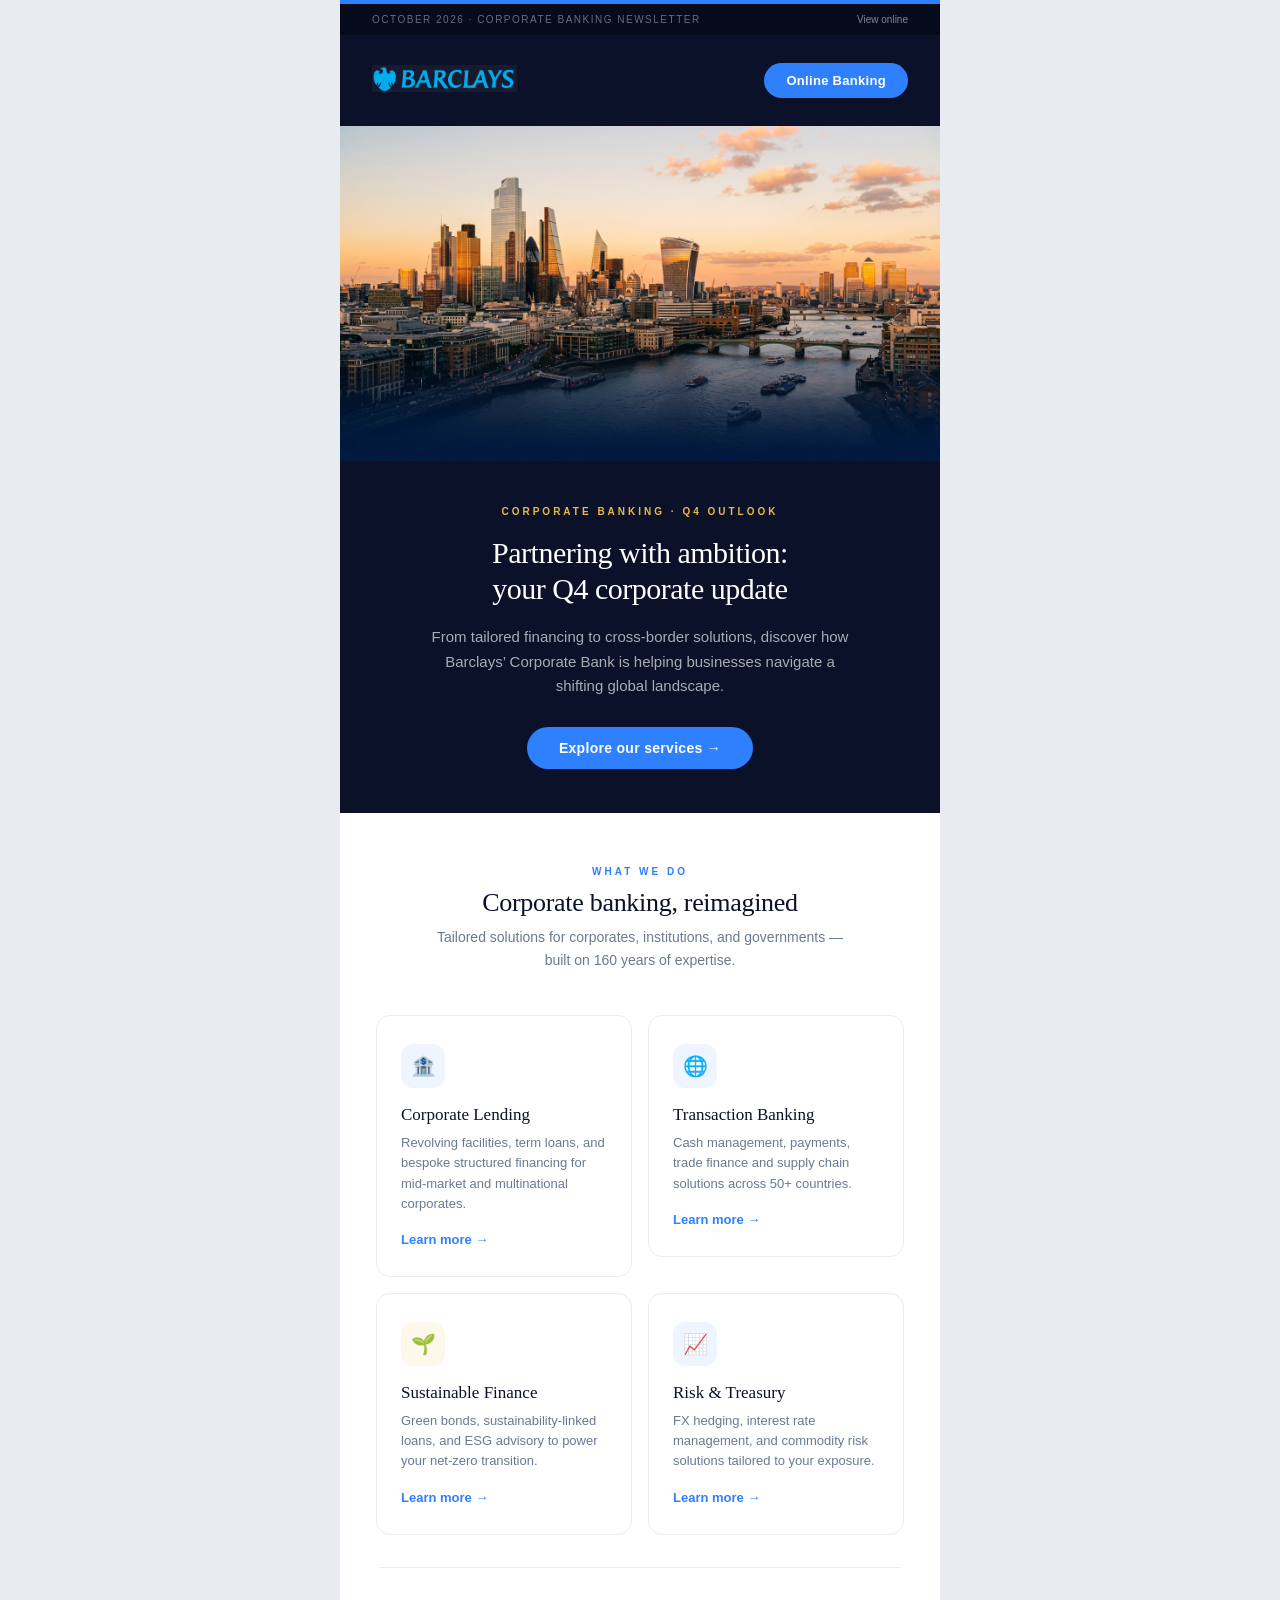
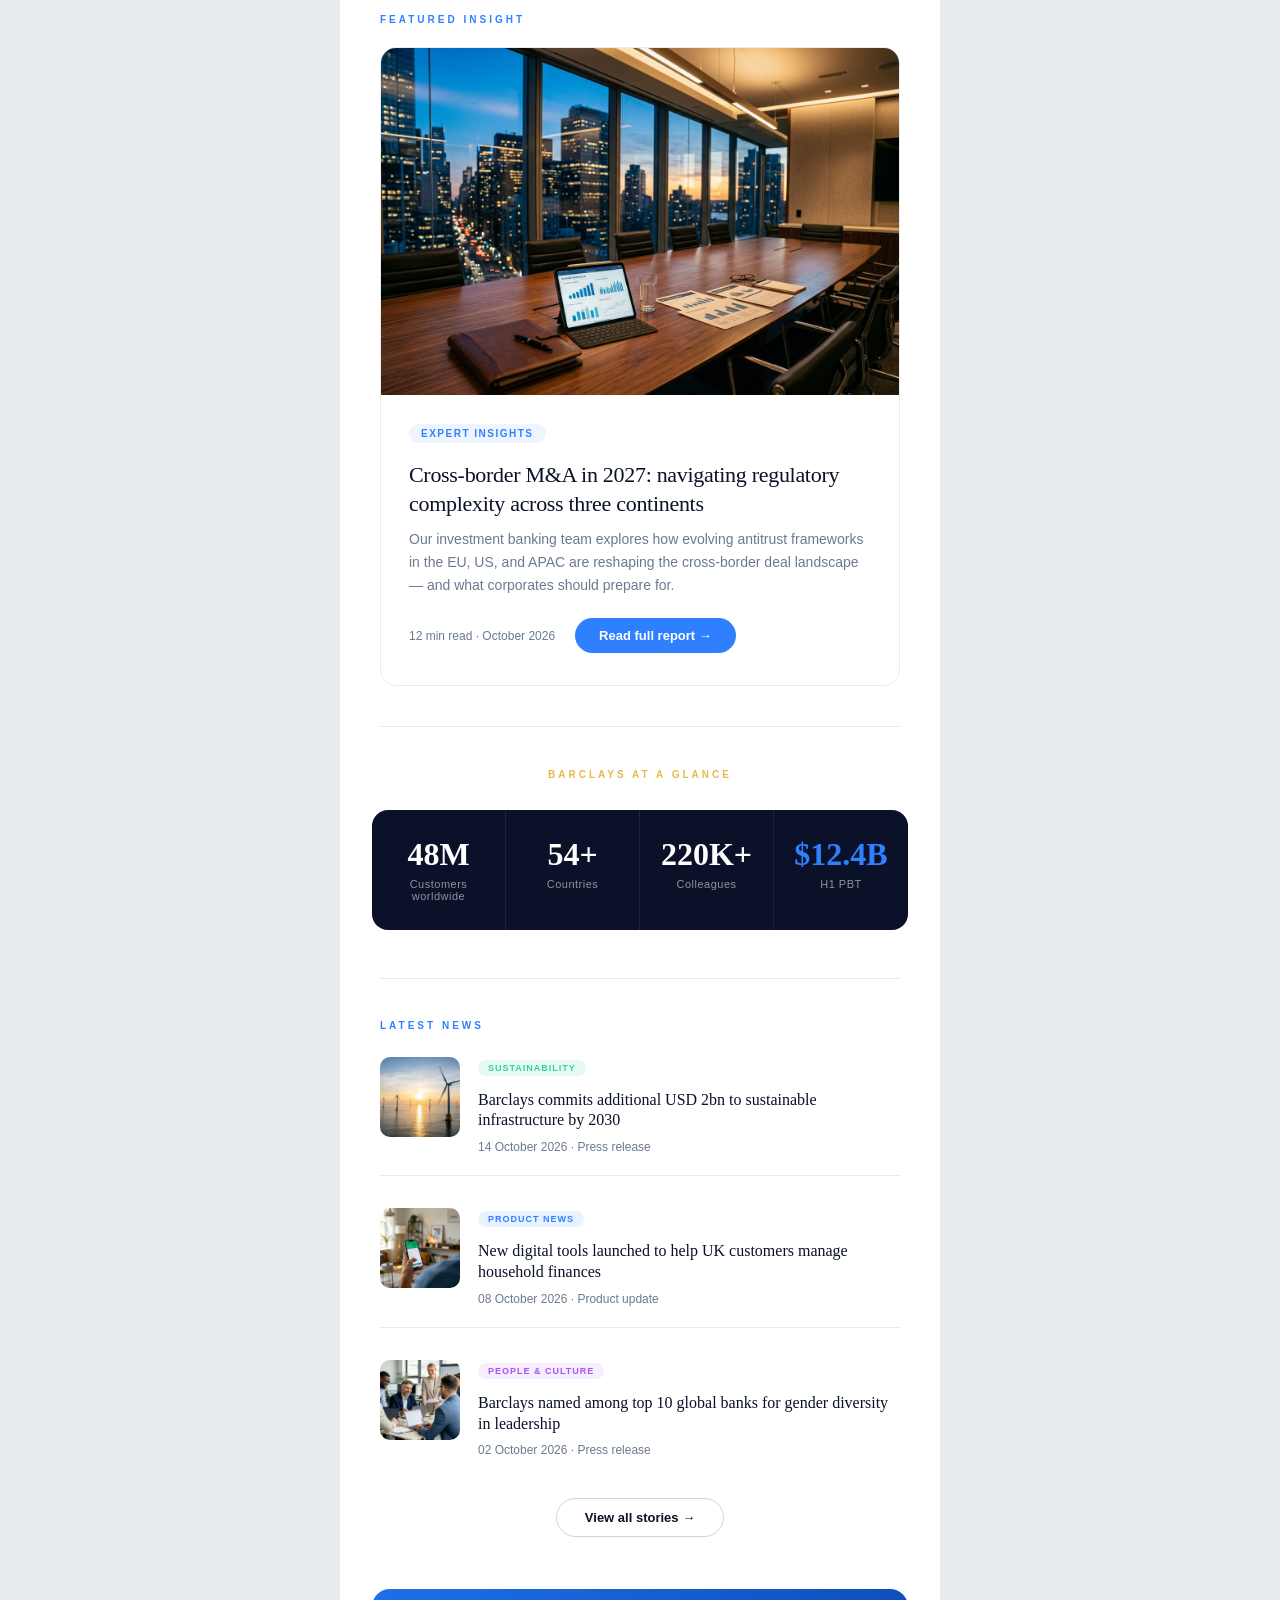
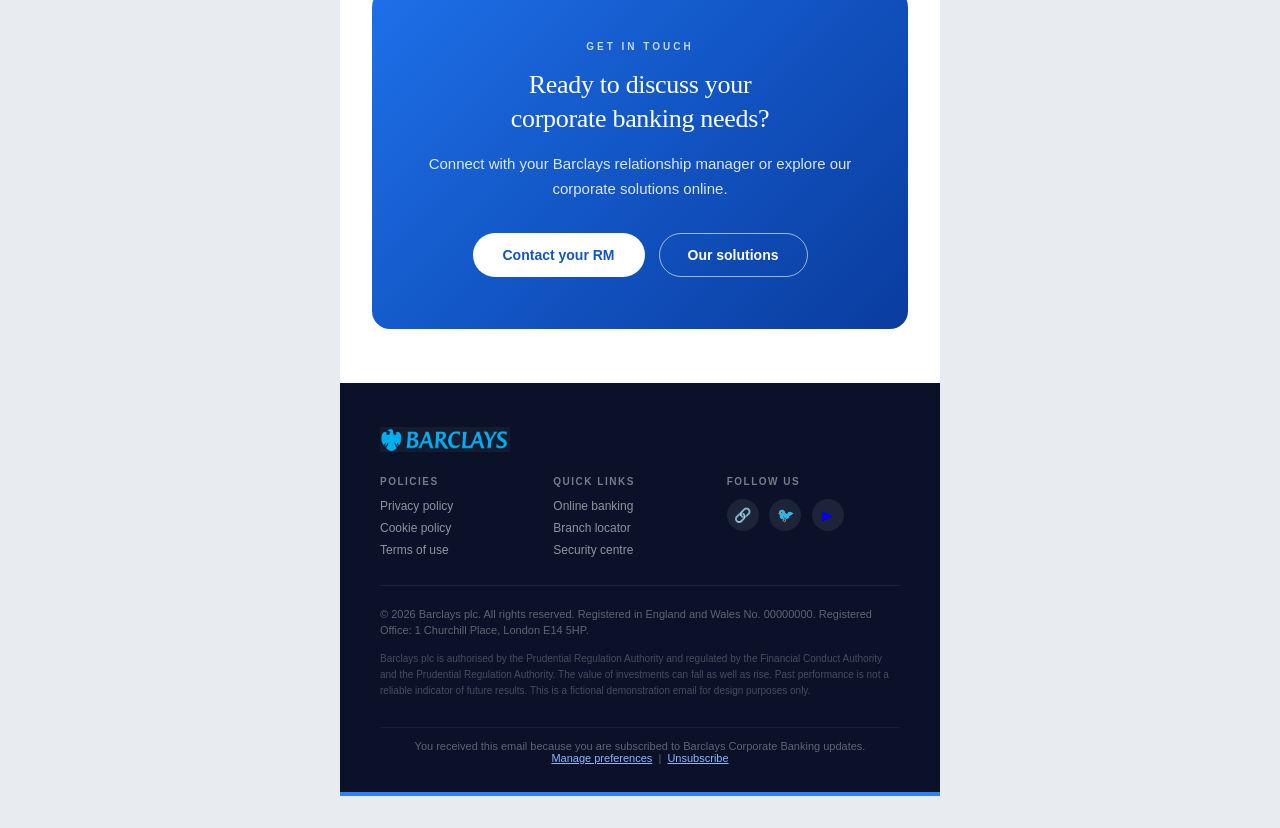
<file: newsletter.html>
<!DOCTYPE html>
<html lang="en" xmlns="http://www.w3.org/1999/xhtml" xmlns:v="urn:schemas-microsoft-com:vml" xmlns:o="urn:schemas-microsoft-com:office:office">
<head>
<meta charset="utf-8">
<meta name="viewport" content="width=device-width, initial-scale=1">
<meta http-equiv="X-UA-Compatible" content="IE=edge">
<meta name="format-detection" content="telephone=no, date=no, address=no, email=no">
<title>Barclays  Corporate Banking Newsletter | October 2026</title>
<!--[if mso]>
<noscript>
<xml>
<o:OfficeDocumentSettings>
<o:AllowPNG/>
<o:PixelsPerInch>96</o:PixelsPerInch>
</o:OfficeDocumentSettings>
</xml>
</noscript>
<![endif]-->
<style type="text/css">
  /* Reset */
  body, table, td, a { -webkit-text-size-adjust: 100%; -ms-text-size-adjust: 100%; }
  table, td { mso-table-lspace: 0pt; mso-table-rspace: 0pt; }
  img { -ms-interpolation-mode: bicubic; border: 0; height: auto; line-height: 100%; outline: none; text-decoration: none; }
  body { margin: 0; padding: 0; width: 100% !important; height: 100% !important; }
  a[x-apple-data-detectors] { color: inherit !important; text-decoration: none !important; font-size: inherit !important; font-family: inherit !important; font-weight: inherit !important; line-height: inherit !important; }
  /* Dark mode support */
  @media (prefers-color-scheme: dark) {
    .email-bg { background-color: #0A1128 !important; }
    .darkmode-text { color: #ffffff !important; }
  }
  /* Mobile responsive */
  @media only screen and (max-width: 620px) {
    .email-container { width: 100% !important; max-width: 100% !important; }
    .fluid { max-width: 100% !important; height: auto !important; }
    .stack-column { display: block !important; width: 100% !important; max-width: 100% !important; }
    .stack-column-center { text-align: center !important; }
    .center-on-narrow { text-align: center !important; display: block !important; margin-left: auto !important; margin-right: auto !important; float: none !important; }
    table.center-on-narrow { display: inline-block !important; }
    .mobile-pad { padding-left: 20px !important; padding-right: 20px !important; }
    .mobile-pad-top { padding-top: 20px !important; }
    .hide-mobile { display: none !important; }
    .service-card { width: 100% !important; display: block !important; }
    .stat-cell { display: block !important; width: 100% !important; padding: 16px 0 !important; border-right: none !important; border-bottom: 1px solid #1a2548 !important; }
    .stat-cell:last-child { border-bottom: none !important; }
  }
</style>
</head>
<body style="margin:0; padding:0; background-color:#e8ecf1; font-family:Arial, Helvetica, sans-serif;">

<!-- PREVIEW TEXT (hidden) -->
<div style="display:none; font-size:1px; color:#e8ecf1; line-height:1px; max-height:0px; max-width:0px; opacity:0; overflow:hidden;">
  Barclays Corporate Banking — Your October 2026 newsletter. Explore our latest insights on cross-border solutions, sustainable finance, and global markets.
  &zwnj;&nbsp;&zwnj;&nbsp;&zwnj;&nbsp;&zwnj;&nbsp;&zwnj;&nbsp;&zwnj;&nbsp;&zwnj;&nbsp;&zwnj;&nbsp;&zwnj;&nbsp;&zwnj;&nbsp;&zwnj;&nbsp;&zwnj;&nbsp;&zwnj;&nbsp;
</div>

<center style="width:100%; background-color:#e8ecf1;">

<!-- ============================================ -->
<!--                   MASTHEAD                   -->
<!-- ============================================ -->
<table role="presentation" cellspacing="0" cellpadding="0" border="0" width="600" align="center" class="email-container" style="margin:auto;">

  <!-- Top accent line -->
  <tr>
    <td style="background-color:#2F80FF; height:4px; font-size:0; line-height:0;">&nbsp;</td>
  </tr>

  <!-- Preheader bar -->
  <tr>
    <td style="background-color:#060B1C; padding:10px 32px;">
      <table role="presentation" cellspacing="0" cellpadding="0" border="0" width="100%">
        <tr>
          <td style="font-family:Arial, Helvetica, sans-serif; font-size:10px; letter-spacing:1.5px; text-transform:uppercase; color:rgba(255,255,255,0.4); line-height:1;">
            October 2026 &middot; Corporate Banking Newsletter
          </td>
          <td align="right" style="font-family:Arial, Helvetica, sans-serif; font-size:10px; color:rgba(255,255,255,0.4);">
            <a href="#" style="color:rgba(255,255,255,0.5); text-decoration:none;">View online</a>
          </td>
        </tr>
      </table>
    </td>
  </tr>

  <!-- Logo header -->
  <tr>
    <td style="background-color:#0A1128; padding:28px 32px;">
      <table role="presentation" cellspacing="0" cellpadding="0" border="0" width="100%">
        <tr>
          <td valign="middle">
            <a href="#" style="text-decoration:none; display:inline-block;">
              <img src="assets/images/logo.png" alt="Barclays" width="145" height="27" style="display:block; border:0; width:145px; height:auto; max-height:30px;" />
            </a>
          </td>
          <td align="right" valign="middle">
            <a href="#" style="display:inline-block; padding:10px 22px; background-color:#2F80FF; border-radius:50px; font-family:Arial, Helvetica, sans-serif; font-size:13px; font-weight:bold; color:#ffffff; text-decoration:none; letter-spacing:0.3px;">Online Banking</a>
          </td>
        </tr>
      </table>
    </td>
  </tr>

</table>

<!-- ============================================ -->
<!--                 HERO BANNER                  -->
<!-- ============================================ -->
<table role="presentation" cellspacing="0" cellpadding="0" border="0" width="600" align="center" class="email-container" style="margin:auto;">
  <tr>
    <td style="position:relative;">
      <img src="assets/images/newsletter-hero.jpg" alt="London financial district skyline at golden hour — Barclays Corporate Banking" width="600" height="" style="width:100%; max-width:600px; height:auto; display:block; font-family:Georgia, serif; font-size:18px; color:#0A1128;" class="fluid">
    </td>
  </tr>
  <tr>
    <td style="background-color:#0A1128; padding:40px 40px 44px; text-align:center;" class="mobile-pad">
      <table role="presentation" cellspacing="0" cellpadding="0" border="0" width="100%">
        <tr>
          <td align="center" style="padding-bottom:16px;">
            <span style="display:inline-block; font-family:Arial, Helvetica, sans-serif; font-size:10px; letter-spacing:3px; text-transform:uppercase; font-weight:bold; color:#E8B84B; line-height:1;">Corporate Banking &middot; Q4 Outlook</span>
          </td>
        </tr>
        <tr>
          <td align="center" style="padding-bottom:18px;">
            <h1 style="margin:0; font-family:Georgia, 'Times New Roman', serif; font-size:30px; line-height:1.2; font-weight:normal; color:#ffffff; letter-spacing:-0.5px;">Partnering with ambition:<br>your Q4 corporate update</h1>
          </td>
        </tr>
        <tr>
          <td align="center" style="padding-bottom:28px;">
            <p style="margin:0; font-family:Arial, Helvetica, sans-serif; font-size:15px; line-height:1.65; color:rgba(255,255,255,0.65); max-width:440px;">From tailored financing to cross-border solutions, discover how Barclays&rsquo; Corporate Bank is helping businesses navigate a shifting global landscape.</p>
          </td>
        </tr>
        <tr>
          <td align="center">
            <a href="#" style="display:inline-block; padding:13px 32px; background-color:#2F80FF; border-radius:50px; font-family:Arial, Helvetica, sans-serif; font-size:14px; font-weight:bold; color:#ffffff; text-decoration:none; letter-spacing:0.3px;">Explore our services &rarr;</a>
          </td>
        </tr>
      </table>
    </td>
  </tr>
</table>

<!-- ============================================ -->
<!--              KEY SERVICES GRID               -->
<!-- ============================================ -->
<table role="presentation" cellspacing="0" cellpadding="0" border="0" width="600" align="center" class="email-container" style="margin:auto;">
  <!-- Section heading -->
  <tr>
    <td style="background-color:#ffffff; padding:48px 40px 12px;" class="mobile-pad">
      <table role="presentation" cellspacing="0" cellpadding="0" border="0" width="100%">
        <tr>
          <td align="center" style="padding-bottom:8px;">
            <span style="font-family:Arial, Helvetica, sans-serif; font-size:10px; letter-spacing:3px; text-transform:uppercase; font-weight:bold; color:#2F80FF;">What we do</span>
          </td>
        </tr>
        <tr>
          <td align="center" style="padding-bottom:8px;">
            <h2 style="margin:0; font-family:Georgia, 'Times New Roman', serif; font-size:26px; line-height:1.2; font-weight:normal; color:#0A1128; letter-spacing:-0.3px;">Corporate banking, reimagined</h2>
          </td>
        </tr>
        <tr>
          <td align="center">
            <p style="margin:0; font-family:Arial, Helvetica, sans-serif; font-size:14px; line-height:1.6; color:#6B7A90; max-width:420px;">Tailored solutions for corporates, institutions, and governments — built on 160&nbsp;years of expertise.</p>
          </td>
        </tr>
      </table>
    </td>
  </tr>

  <!-- Services 2x2 grid -->
  <tr>
    <td style="background-color:#ffffff; padding:24px 28px;" class="mobile-pad">
      <table role="presentation" cellspacing="0" cellpadding="0" border="0" width="100%" style="border-collapse:separate;">
        <!-- Row 1 -->
        <tr>
          <td class="service-card" width="50%" valign="top" style="padding:8px;">
            <table role="presentation" cellspacing="0" cellpadding="0" border="0" width="100%" style="border:1px solid #e8ecf1; border-radius:14px; overflow:hidden;">
              <tr>
                <td style="padding:28px 24px;">
                  <!-- Icon -->
                  <table role="presentation" cellspacing="0" cellpadding="0" border="0">
                    <tr>
                      <td align="center" valign="middle" style="width:44px; height:44px; background-color:rgba(47,128,255,0.08); border-radius:12px;">
                        <span style="font-size:20px; line-height:44px;">&#127974;</span>
                      </td>
                    </tr>
                  </table>
                  <h3 style="margin:16px 0 8px; font-family:Georgia, 'Times New Roman', serif; font-size:17px; font-weight:normal; color:#0A1128; line-height:1.25;">Corporate Lending</h3>
                  <p style="margin:0 0 16px; font-family:Arial, Helvetica, sans-serif; font-size:13px; line-height:1.55; color:#6B7A90;">Revolving facilities, term loans, and bespoke structured financing for mid-market and multinational corporates.</p>
                  <a href="#" style="font-family:Arial, Helvetica, sans-serif; font-size:13px; font-weight:bold; color:#2F80FF; text-decoration:none;">Learn more &rarr;</a>
                </td>
              </tr>
            </table>
          </td>
          <td class="service-card" width="50%" valign="top" style="padding:8px;">
            <table role="presentation" cellspacing="0" cellpadding="0" border="0" width="100%" style="border:1px solid #e8ecf1; border-radius:14px; overflow:hidden;">
              <tr>
                <td style="padding:28px 24px;">
                  <table role="presentation" cellspacing="0" cellpadding="0" border="0">
                    <tr>
                      <td align="center" valign="middle" style="width:44px; height:44px; background-color:rgba(47,128,255,0.08); border-radius:12px;">
                        <span style="font-size:20px; line-height:44px;">&#127760;</span>
                      </td>
                    </tr>
                  </table>
                  <h3 style="margin:16px 0 8px; font-family:Georgia, 'Times New Roman', serif; font-size:17px; font-weight:normal; color:#0A1128; line-height:1.25;">Transaction Banking</h3>
                  <p style="margin:0 0 16px; font-family:Arial, Helvetica, sans-serif; font-size:13px; line-height:1.55; color:#6B7A90;">Cash management, payments, trade finance and supply chain solutions across 50+ countries.</p>
                  <a href="#" style="font-family:Arial, Helvetica, sans-serif; font-size:13px; font-weight:bold; color:#2F80FF; text-decoration:none;">Learn more &rarr;</a>
                </td>
              </tr>
            </table>
          </td>
        </tr>
        <!-- Row 2 -->
        <tr>
          <td class="service-card" width="50%" valign="top" style="padding:8px;">
            <table role="presentation" cellspacing="0" cellpadding="0" border="0" width="100%" style="border:1px solid #e8ecf1; border-radius:14px; overflow:hidden;">
              <tr>
                <td style="padding:28px 24px;">
                  <table role="presentation" cellspacing="0" cellpadding="0" border="0">
                    <tr>
                      <td align="center" valign="middle" style="width:44px; height:44px; background-color:rgba(232,184,75,0.1); border-radius:12px;">
                        <span style="font-size:20px; line-height:44px;">&#127793;</span>
                      </td>
                    </tr>
                  </table>
                  <h3 style="margin:16px 0 8px; font-family:Georgia, 'Times New Roman', serif; font-size:17px; font-weight:normal; color:#0A1128; line-height:1.25;">Sustainable Finance</h3>
                  <p style="margin:0 0 16px; font-family:Arial, Helvetica, sans-serif; font-size:13px; line-height:1.55; color:#6B7A90;">Green bonds, sustainability-linked loans, and ESG advisory to power your net-zero transition.</p>
                  <a href="#" style="font-family:Arial, Helvetica, sans-serif; font-size:13px; font-weight:bold; color:#2F80FF; text-decoration:none;">Learn more &rarr;</a>
                </td>
              </tr>
            </table>
          </td>
          <td class="service-card" width="50%" valign="top" style="padding:8px;">
            <table role="presentation" cellspacing="0" cellpadding="0" border="0" width="100%" style="border:1px solid #e8ecf1; border-radius:14px; overflow:hidden;">
              <tr>
                <td style="padding:28px 24px;">
                  <table role="presentation" cellspacing="0" cellpadding="0" border="0">
                    <tr>
                      <td align="center" valign="middle" style="width:44px; height:44px; background-color:rgba(47,128,255,0.08); border-radius:12px;">
                        <span style="font-size:20px; line-height:44px;">&#128200;</span>
                      </td>
                    </tr>
                  </table>
                  <h3 style="margin:16px 0 8px; font-family:Georgia, 'Times New Roman', serif; font-size:17px; font-weight:normal; color:#0A1128; line-height:1.25;">Risk &amp; Treasury</h3>
                  <p style="margin:0 0 16px; font-family:Arial, Helvetica, sans-serif; font-size:13px; line-height:1.55; color:#6B7A90;">FX hedging, interest rate management, and commodity risk solutions tailored to your exposure.</p>
                  <a href="#" style="font-family:Arial, Helvetica, sans-serif; font-size:13px; font-weight:bold; color:#2F80FF; text-decoration:none;">Learn more &rarr;</a>
                </td>
              </tr>
            </table>
          </td>
        </tr>
      </table>
    </td>
  </tr>

  <!-- Divider -->
  <tr>
    <td style="background-color:#ffffff; padding:0 40px;">
      <table role="presentation" cellspacing="0" cellpadding="0" border="0" width="100%">
        <tr>
          <td style="border-top:1px solid #e8ecf1; font-size:0; line-height:0; height:1px;">&nbsp;</td>
        </tr>
      </table>
    </td>
  </tr>
</table>

<!-- ============================================ -->
<!--            FEATURED INSIGHT ARTICLE          -->
<!-- ============================================ -->
<table role="presentation" cellspacing="0" cellpadding="0" border="0" width="600" align="center" class="email-container" style="margin:auto;">
  <tr>
    <td style="background-color:#ffffff; padding:40px 40px 0;" class="mobile-pad">
      <table role="presentation" cellspacing="0" cellpadding="0" border="0" width="100%">
        <tr>
          <td align="left" style="padding-bottom:20px;">
            <span style="font-family:Arial, Helvetica, sans-serif; font-size:10px; letter-spacing:3px; text-transform:uppercase; font-weight:bold; color:#2F80FF;">Featured Insight</span>
          </td>
        </tr>
      </table>
    </td>
  </tr>
  <tr>
    <td style="background-color:#ffffff; padding:0 40px;" class="mobile-pad">
      <table role="presentation" cellspacing="0" cellpadding="0" border="0" width="100%" style="border-radius:16px; overflow:hidden; border:1px solid #e8ecf1;">
        <tr>
          <td>
            <img src="assets/images/newsletter-insight.jpg" alt="Corporate boardroom with city skyline view at dusk — Financial analysis" width="520" height="" style="width:100%; max-width:520px; height:auto; display:block;" class="fluid">
          </td>
        </tr>
        <tr>
          <td style="padding:28px 28px 32px;">
            <table role="presentation" cellspacing="0" cellpadding="0" border="0">
              <tr>
                <td style="padding-bottom:4px;">
                  <span style="display:inline-block; padding:4px 12px; background-color:rgba(47,128,255,0.08); border-radius:50px; font-family:Arial, Helvetica, sans-serif; font-size:10px; font-weight:bold; letter-spacing:1.5px; text-transform:uppercase; color:#2F80FF;">Expert Insights</span>
                </td>
              </tr>
            </table>
            <h3 style="margin:14px 0 10px; font-family:Georgia, 'Times New Roman', serif; font-size:22px; line-height:1.3; font-weight:normal; color:#0A1128; letter-spacing:-0.3px;">Cross-border M&amp;A in 2027: navigating regulatory complexity across three continents</h3>
            <p style="margin:0 0 20px; font-family:Arial, Helvetica, sans-serif; font-size:14px; line-height:1.65; color:#6B7A90;">Our investment banking team explores how evolving antitrust frameworks in the EU, US, and APAC are reshaping the cross-border deal landscape &mdash; and what corporates should prepare for.</p>
            <table role="presentation" cellspacing="0" cellpadding="0" border="0">
              <tr>
                <td style="padding-right:20px;">
                  <span style="font-family:Arial, Helvetica, sans-serif; font-size:12px; color:#6B7A90;">12 min read &middot; October 2026</span>
                </td>
                <td>
                  <a href="#" style="display:inline-block; padding:10px 24px; background-color:#2F80FF; border-radius:50px; font-family:Arial, Helvetica, sans-serif; font-size:13px; font-weight:bold; color:#ffffff; text-decoration:none;">Read full report &rarr;</a>
                </td>
              </tr>
            </table>
          </td>
        </tr>
      </table>
    </td>
  </tr>
</table>

<!-- ============================================ -->
<!--               STATS / NUMBERS BAR            -->
<!-- ============================================ -->
<table role="presentation" cellspacing="0" cellpadding="0" border="0" width="600" align="center" class="email-container" style="margin:auto;">
  <tr>
    <td style="background-color:#ffffff; padding:40px 40px 0;" class="mobile-pad">
      <!-- Divider -->
      <table role="presentation" cellspacing="0" cellpadding="0" border="0" width="100%">
        <tr>
          <td style="border-top:1px solid #e8ecf1; font-size:0; line-height:0; height:1px;">&nbsp;</td>
        </tr>
      </table>
    </td>
  </tr>
  <tr>
    <td style="background-color:#ffffff; padding:36px 32px 40px;" class="mobile-pad">
      <table role="presentation" cellspacing="0" cellpadding="0" border="0" width="100%">
        <tr>
          <td align="center" style="padding-bottom:28px;">
            <span style="font-family:Arial, Helvetica, sans-serif; font-size:10px; letter-spacing:3px; text-transform:uppercase; font-weight:bold; color:#E8B84B;">Barclays at a glance</span>
          </td>
        </tr>
      </table>
      <table role="presentation" cellspacing="0" cellpadding="0" border="0" width="100%" style="background-color:#0A1128; border-radius:16px;">
        <tr>
          <td class="stat-cell" width="25%" align="center" valign="top" style="padding:28px 12px; border-right:1px solid rgba(255,255,255,0.08);">
            <span style="display:block; font-family:Georgia, 'Times New Roman', serif; font-size:32px; font-weight:bold; color:#ffffff; line-height:1;">48M</span>
            <span style="display:block; margin-top:8px; font-family:Arial, Helvetica, sans-serif; font-size:11px; color:rgba(255,255,255,0.55); letter-spacing:0.5px;">Customers worldwide</span>
          </td>
          <td class="stat-cell" width="25%" align="center" valign="top" style="padding:28px 12px; border-right:1px solid rgba(255,255,255,0.08);">
            <span style="display:block; font-family:Georgia, 'Times New Roman', serif; font-size:32px; font-weight:bold; color:#ffffff; line-height:1;">54+</span>
            <span style="display:block; margin-top:8px; font-family:Arial, Helvetica, sans-serif; font-size:11px; color:rgba(255,255,255,0.55); letter-spacing:0.5px;">Countries</span>
          </td>
          <td class="stat-cell" width="25%" align="center" valign="top" style="padding:28px 12px; border-right:1px solid rgba(255,255,255,0.08);">
            <span style="display:block; font-family:Georgia, 'Times New Roman', serif; font-size:32px; font-weight:bold; color:#ffffff; line-height:1;">220K+</span>
            <span style="display:block; margin-top:8px; font-family:Arial, Helvetica, sans-serif; font-size:11px; color:rgba(255,255,255,0.55); letter-spacing:0.5px;">Colleagues</span>
          </td>
          <td class="stat-cell" width="25%" align="center" valign="top" style="padding:28px 12px;">
            <span style="display:block; font-family:Georgia, 'Times New Roman', serif; font-size:32px; font-weight:bold; color:#2F80FF; line-height:1;">$12.4B</span>
            <span style="display:block; margin-top:8px; font-family:Arial, Helvetica, sans-serif; font-size:11px; color:rgba(255,255,255,0.55); letter-spacing:0.5px;">H1 PBT</span>
          </td>
        </tr>
      </table>
    </td>
  </tr>
</table>

<!-- ============================================ -->
<!--          LATEST NEWS / 3 STORIES             -->
<!-- ============================================ -->
<table role="presentation" cellspacing="0" cellpadding="0" border="0" width="600" align="center" class="email-container" style="margin:auto;">
  <tr>
    <td style="background-color:#ffffff; padding:8px 40px 12px;" class="mobile-pad">
      <table role="presentation" cellspacing="0" cellpadding="0" border="0" width="100%">
        <tr>
          <td style="border-top:1px solid #e8ecf1; font-size:0; line-height:0;">&nbsp;</td>
        </tr>
      </table>
    </td>
  </tr>
  <tr>
    <td style="background-color:#ffffff; padding:24px 40px 8px;" class="mobile-pad">
      <span style="font-family:Arial, Helvetica, sans-serif; font-size:10px; letter-spacing:3px; text-transform:uppercase; font-weight:bold; color:#2F80FF;">Latest news</span>
    </td>
  </tr>

  <!-- Story 1 -->
  <tr>
    <td style="background-color:#ffffff; padding:16px 40px;" class="mobile-pad">
      <table role="presentation" cellspacing="0" cellpadding="0" border="0" width="100%" style="border-bottom:1px solid #e8ecf1; padding-bottom:20px;">
        <tr>
          <td width="80" valign="top" style="padding-right:18px;">
            <img src="assets/images/img-17.jpg" alt="Offshore wind turbines — sustainable infrastructure" width="80" height="80" style="width:80px; height:80px; object-fit:cover; border-radius:10px; display:block;">
          </td>
          <td valign="top">
            <span style="display:inline-block; padding:3px 10px; background-color:rgba(52,211,153,0.12); border-radius:50px; font-family:Arial, Helvetica, sans-serif; font-size:9px; font-weight:bold; letter-spacing:1px; text-transform:uppercase; color:#34d399; margin-bottom:6px;">Sustainability</span>
            <h4 style="margin:8px 0 6px; font-family:Georgia, 'Times New Roman', serif; font-size:16px; font-weight:normal; color:#0A1128; line-height:1.3;">
              <a href="#" style="color:#0A1128; text-decoration:none;">Barclays commits additional USD&nbsp;2bn to sustainable infrastructure by&nbsp;2030</a>
            </h4>
            <span style="font-family:Arial, Helvetica, sans-serif; font-size:12px; color:#6B7A90;">14 October 2026 &middot; Press release</span>
          </td>
        </tr>
      </table>
    </td>
  </tr>

  <!-- Story 2 -->
  <tr>
    <td style="background-color:#ffffff; padding:16px 40px;" class="mobile-pad">
      <table role="presentation" cellspacing="0" cellpadding="0" border="0" width="100%" style="border-bottom:1px solid #e8ecf1; padding-bottom:20px;">
        <tr>
          <td width="80" valign="top" style="padding-right:18px;">
            <img src="assets/images/img-18.jpg" alt="Person using smartphone for mobile banking" width="80" height="80" style="width:80px; height:80px; object-fit:cover; border-radius:10px; display:block;">
          </td>
          <td valign="top">
            <span style="display:inline-block; padding:3px 10px; background-color:rgba(47,128,255,0.1); border-radius:50px; font-family:Arial, Helvetica, sans-serif; font-size:9px; font-weight:bold; letter-spacing:1px; text-transform:uppercase; color:#2F80FF; margin-bottom:6px;">Product news</span>
            <h4 style="margin:8px 0 6px; font-family:Georgia, 'Times New Roman', serif; font-size:16px; font-weight:normal; color:#0A1128; line-height:1.3;">
              <a href="#" style="color:#0A1128; text-decoration:none;">New digital tools launched to help UK customers manage household finances</a>
            </h4>
            <span style="font-family:Arial, Helvetica, sans-serif; font-size:12px; color:#6B7A90;">08 October 2026 &middot; Product update</span>
          </td>
        </tr>
      </table>
    </td>
  </tr>

  <!-- Story 3 -->
  <tr>
    <td style="background-color:#ffffff; padding:16px 40px;" class="mobile-pad">
      <table role="presentation" cellspacing="0" cellpadding="0" border="0" width="100%">
        <tr>
          <td width="80" valign="top" style="padding-right:18px;">
            <img src="assets/images/img-19.jpg" alt="Diverse professional team collaborating in office" width="80" height="80" style="width:80px; height:80px; object-fit:cover; border-radius:10px; display:block;">
          </td>
          <td valign="top">
            <span style="display:inline-block; padding:3px 10px; background-color:rgba(168,85,247,0.1); border-radius:50px; font-family:Arial, Helvetica, sans-serif; font-size:9px; font-weight:bold; letter-spacing:1px; text-transform:uppercase; color:#a855f7; margin-bottom:6px;">People &amp; culture</span>
            <h4 style="margin:8px 0 6px; font-family:Georgia, 'Times New Roman', serif; font-size:16px; font-weight:normal; color:#0A1128; line-height:1.3;">
              <a href="#" style="color:#0A1128; text-decoration:none;">Barclays named among top&nbsp;10 global banks for gender diversity in leadership</a>
            </h4>
            <span style="font-family:Arial, Helvetica, sans-serif; font-size:12px; color:#6B7A90;">02 October 2026 &middot; Press release</span>
          </td>
        </tr>
      </table>
    </td>
  </tr>

  <!-- View all CTA -->
  <tr>
    <td align="center" style="background-color:#ffffff; padding:24px 40px 36px;" class="mobile-pad">
      <a href="#" style="display:inline-block; padding:11px 28px; border:1px solid rgba(10,17,40,0.18); border-radius:50px; font-family:Arial, Helvetica, sans-serif; font-size:13px; font-weight:bold; color:#0A1128; text-decoration:none;">View all stories &rarr;</a>
    </td>
  </tr>
</table>

<!-- ============================================ -->
<!--           SPEAK TO YOUR RM (CTA)             -->
<!-- ============================================ -->
<table role="presentation" cellspacing="0" cellpadding="0" border="0" width="600" align="center" class="email-container" style="margin:auto;">
  <tr>
    <td style="background-color:#ffffff; padding:16px 32px 54px;" class="mobile-pad">
      <table role="presentation" cellspacing="0" cellpadding="0" border="0" width="100%" style="background:linear-gradient(135deg, #1E70E8 0%, #1255C4 50%, #0A3C9E 100%); border-radius:18px; overflow:hidden;">
        <tr>
          <td style="padding:52px 42px; text-align:center;" class="mobile-pad">
            <span style="display:block; font-family:Arial, Helvetica, sans-serif; font-size:10px; letter-spacing:3px; text-transform:uppercase; font-weight:bold; color:rgba(255,255,255,0.75); margin-bottom:16px;">Get in touch</span>
            <h2 style="margin:0 0 16px; font-family:Georgia, 'Times New Roman', serif; font-size:26px; line-height:1.3; font-weight:normal; color:#ffffff; letter-spacing:-0.3px;">Ready to discuss your<br>corporate banking needs?</h2>
            <p style="margin:0 auto 32px; font-family:Arial, Helvetica, sans-serif; font-size:15px; line-height:1.65; color:rgba(255,255,255,0.85); max-width:440px;">Connect with your Barclays relationship manager or explore our corporate solutions online.</p>
            <table role="presentation" cellspacing="0" cellpadding="0" border="0" align="center">
              <tr>
                <td style="padding-right:14px;">
                  <a href="#" style="display:inline-block; padding:14px 30px; background-color:#ffffff; border-radius:50px; font-family:Arial, Helvetica, sans-serif; font-size:14px; font-weight:bold; color:#1255C4; text-decoration:none;">Contact your RM</a>
                </td>
                <td>
                  <a href="#" style="display:inline-block; padding:13px 28px; border:1.5px solid rgba(255,255,255,0.6); border-radius:50px; font-family:Arial, Helvetica, sans-serif; font-size:14px; font-weight:bold; color:#ffffff; text-decoration:none;">Our solutions</a>
                </td>
              </tr>
            </table>
          </td>
        </tr>
      </table>
    </td>
  </tr>
</table>

<!-- ============================================ -->
<!--                   FOOTER                     -->
<!-- ============================================ -->
<table role="presentation" cellspacing="0" cellpadding="0" border="0" width="600" align="center" class="email-container" style="margin:auto;">
  <tr>
    <td style="background-color:#0A1128; padding:44px 40px 20px; border-radius:0 0 0 0;" class="mobile-pad">
      <table role="presentation" cellspacing="0" cellpadding="0" border="0" width="100%">
        <!-- Logo row -->
        <tr>
          <td style="padding-bottom:20px;">
            <a href="#" style="text-decoration:none; display:inline-block;">
              <img src="assets/images/logo.png" alt="Barclays" width="130" height="24" style="display:block; border:0; width:130px; height:auto; max-height:26px;" />
            </a>
          </td>
        </tr>

        <!-- Quick links -->
        <tr>
          <td style="padding-bottom:20px; border-bottom:1px solid rgba(255,255,255,0.08);">
            <table role="presentation" cellspacing="0" cellpadding="0" border="0" width="100%">
              <tr>
                <td width="33%" valign="top" style="padding-right:12px;">
                  <span style="display:block; font-family:Arial, Helvetica, sans-serif; font-size:10px; letter-spacing:1.5px; text-transform:uppercase; font-weight:bold; color:rgba(255,255,255,0.45); margin-bottom:12px;">Policies</span>
                  <a href="#" style="display:block; font-family:Arial, Helvetica, sans-serif; font-size:12px; color:rgba(255,255,255,0.55); text-decoration:none; margin-bottom:8px;">Privacy policy</a>
                  <a href="#" style="display:block; font-family:Arial, Helvetica, sans-serif; font-size:12px; color:rgba(255,255,255,0.55); text-decoration:none; margin-bottom:8px;">Cookie policy</a>
                  <a href="#" style="display:block; font-family:Arial, Helvetica, sans-serif; font-size:12px; color:rgba(255,255,255,0.55); text-decoration:none; margin-bottom:8px;">Terms of use</a>
                </td>
                <td width="33%" valign="top" style="padding-right:12px;">
                  <span style="display:block; font-family:Arial, Helvetica, sans-serif; font-size:10px; letter-spacing:1.5px; text-transform:uppercase; font-weight:bold; color:rgba(255,255,255,0.45); margin-bottom:12px;">Quick links</span>
                  <a href="#" style="display:block; font-family:Arial, Helvetica, sans-serif; font-size:12px; color:rgba(255,255,255,0.55); text-decoration:none; margin-bottom:8px;">Online banking</a>
                  <a href="#" style="display:block; font-family:Arial, Helvetica, sans-serif; font-size:12px; color:rgba(255,255,255,0.55); text-decoration:none; margin-bottom:8px;">Branch locator</a>
                  <a href="#" style="display:block; font-family:Arial, Helvetica, sans-serif; font-size:12px; color:rgba(255,255,255,0.55); text-decoration:none; margin-bottom:8px;">Security centre</a>
                </td>
                <td width="33%" valign="top">
                  <span style="display:block; font-family:Arial, Helvetica, sans-serif; font-size:10px; letter-spacing:1.5px; text-transform:uppercase; font-weight:bold; color:rgba(255,255,255,0.45); margin-bottom:12px;">Follow us</span>
                  <a href="#" style="display:inline-block; width:32px; height:32px; background-color:rgba(255,255,255,0.08); border-radius:50%; text-align:center; line-height:32px; font-size:14px; text-decoration:none; margin-right:6px;">&#x1F517;</a>
                  <a href="#" style="display:inline-block; width:32px; height:32px; background-color:rgba(255,255,255,0.08); border-radius:50%; text-align:center; line-height:32px; font-size:14px; text-decoration:none; margin-right:6px;">&#x1F426;</a>
                  <a href="#" style="display:inline-block; width:32px; height:32px; background-color:rgba(255,255,255,0.08); border-radius:50%; text-align:center; line-height:32px; font-size:14px; text-decoration:none;">&#x25B6;</a>
                </td>
              </tr>
            </table>
          </td>
        </tr>

        <!-- Copyright -->
        <tr>
          <td style="padding-top:20px; padding-bottom:12px;">
            <p style="margin:0 0 12px; font-family:Arial, Helvetica, sans-serif; font-size:11px; line-height:1.5; color:rgba(255,255,255,0.35);">
              &copy; 2026 Barclays plc. All rights reserved. Registered in England and Wales No.&nbsp;00000000. Registered Office: 1 Churchill Place, London E14&nbsp;5HP.
            </p>
            <p style="margin:0 0 16px; font-family:Arial, Helvetica, sans-serif; font-size:10px; line-height:1.6; color:rgba(255,255,255,0.25);">
              Barclays plc is authorised by the Prudential Regulation Authority and regulated by the Financial Conduct Authority and the Prudential Regulation Authority. The value of investments can fall as well as rise. Past performance is not a reliable indicator of future results. This is a fictional demonstration email for design purposes only.
            </p>
          </td>
        </tr>

        <!-- Unsubscribe -->
        <tr>
          <td align="center" style="padding:12px 0 8px; border-top:1px solid rgba(255,255,255,0.06);">
            <p style="margin:0; font-family:Arial, Helvetica, sans-serif; font-size:11px; color:rgba(255,255,255,0.35);">
              You received this email because you are subscribed to Barclays Corporate Banking updates.
              <br>
              <a href="#" style="color:#8AB8FF; text-decoration:underline;">Manage preferences</a> &nbsp;|&nbsp; <a href="#" style="color:#8AB8FF; text-decoration:underline;">Unsubscribe</a>
            </p>
          </td>
        </tr>
      </table>
    </td>
  </tr>

  <!-- Bottom accent line -->
  <tr>
    <td style="background-color:#2F80FF; height:4px; font-size:0; line-height:0;">&nbsp;</td>
  </tr>
</table>

<!-- Spacer -->
<table role="presentation" cellspacing="0" cellpadding="0" border="0" width="600" align="center" class="email-container" style="margin:auto;">
  <tr>
    <td style="height:32px; font-size:0; line-height:0;">&nbsp;</td>
  </tr>
</table>

</center>
</body>
</html>
</file>
